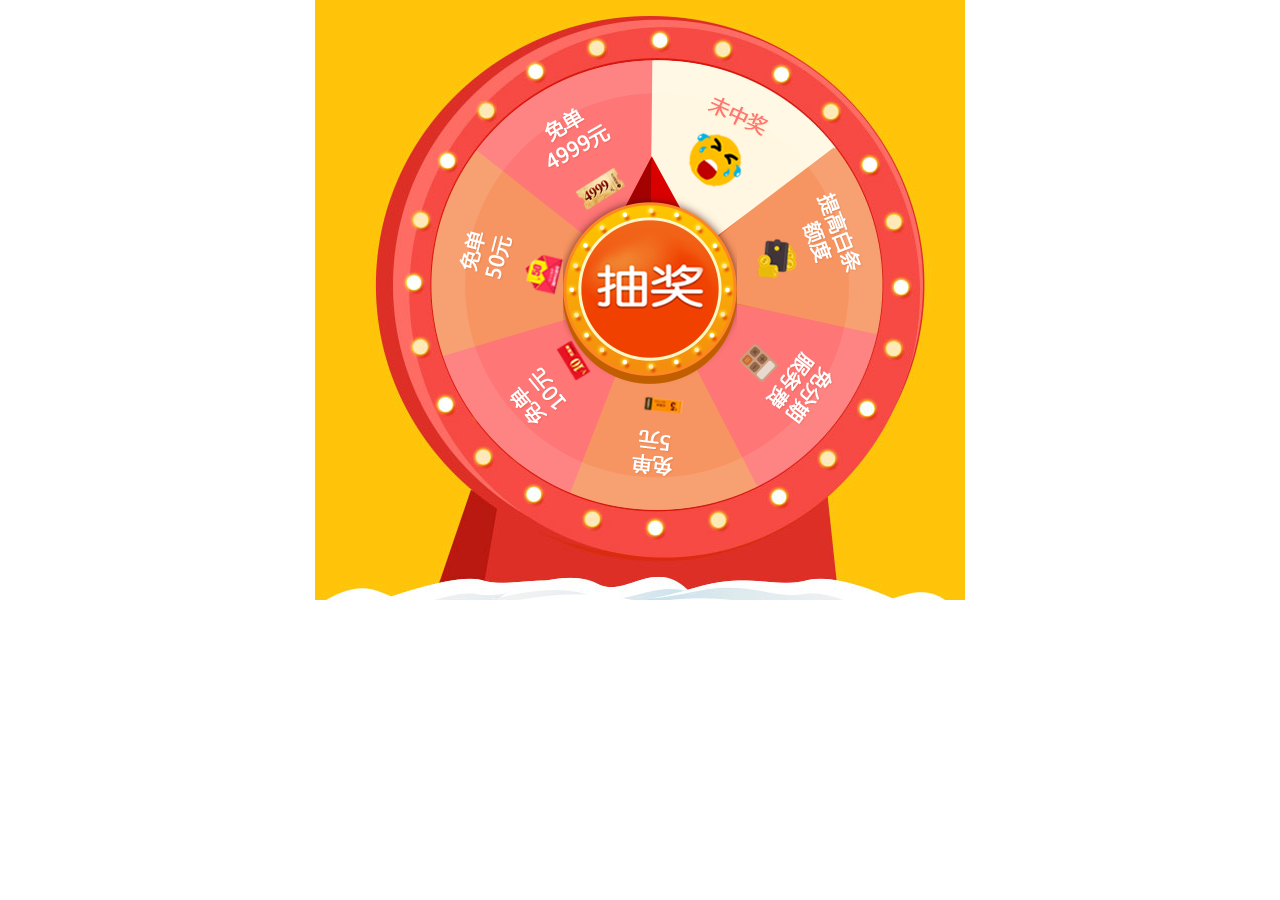
<file: draw/index.html>
<!DOCTYPE html PUBLIC "-//W3C//DTD XHTML 1.0 Transitional//EN" "http://www.w3.org/TR/xhtml1/DTD/xhtml1-transitional.dtd">
<html xmlns="http://www.w3.org/1999/xhtml">
<head>
<meta http-equiv="Content-Type" content="text/html; charset=utf-8" />
<title>抽奖大转盘</title>
<link rel="stylesheet" href="css/demo.css" type="text/css" />
<script type="text/javascript" src="js/jquery.min.js"></script>
<script type="text/javascript" src="js/awardRotate.js"></script>
<script type="text/javascript">
$(function (){

	var prizeList = new Array;
	prizeList = ['免单4999元', '免单50元', '免单10元', '免单5元', '免分期服务费', '提高白条额度', '未中奖'];

	var rotateTimeOut = function (){
		$('#rotate').rotate({
			angle:0,
			animateTo:2160,
			duration:8000,
			callback:function (){
				alert('网络超时，请检查您的网络设置！');
			}
		});
	};
	var bRotate = false;

	var rotateFn = function (num, msg){
		bRotate = !bRotate;
		var angles = num * (360 / prizeList.length) - (360 / (prizeList.length*2));

		$('#rotate').stopRotate();
		$('#rotate').rotate({
			angle:0,
			animateTo:angles+1800,
			duration:8000,
			callback:function (){
				alert(msg);
				bRotate = !bRotate;
			}
		})
	};

	$('.pointer').click(function (){

		if(bRotate)return;
		var item = rnd(1,prizeList.length);
		console.log(item);
		rotateFn(item, prizeList[item - 1]);
	});
});
function rnd(n, m){
	return Math.floor(Math.random()*(m-n+1)+n)
}
</script>
</head>
<body>
<div class="turntable-bg"> 
  <div class="pointer"><img src="images/pointer.png" alt="pointer"/></div>
  <div class="rotate" ><img id="rotate" src="images/turntable.png" alt="turntable"/></div>
</div>
</body>
</html>
</file>
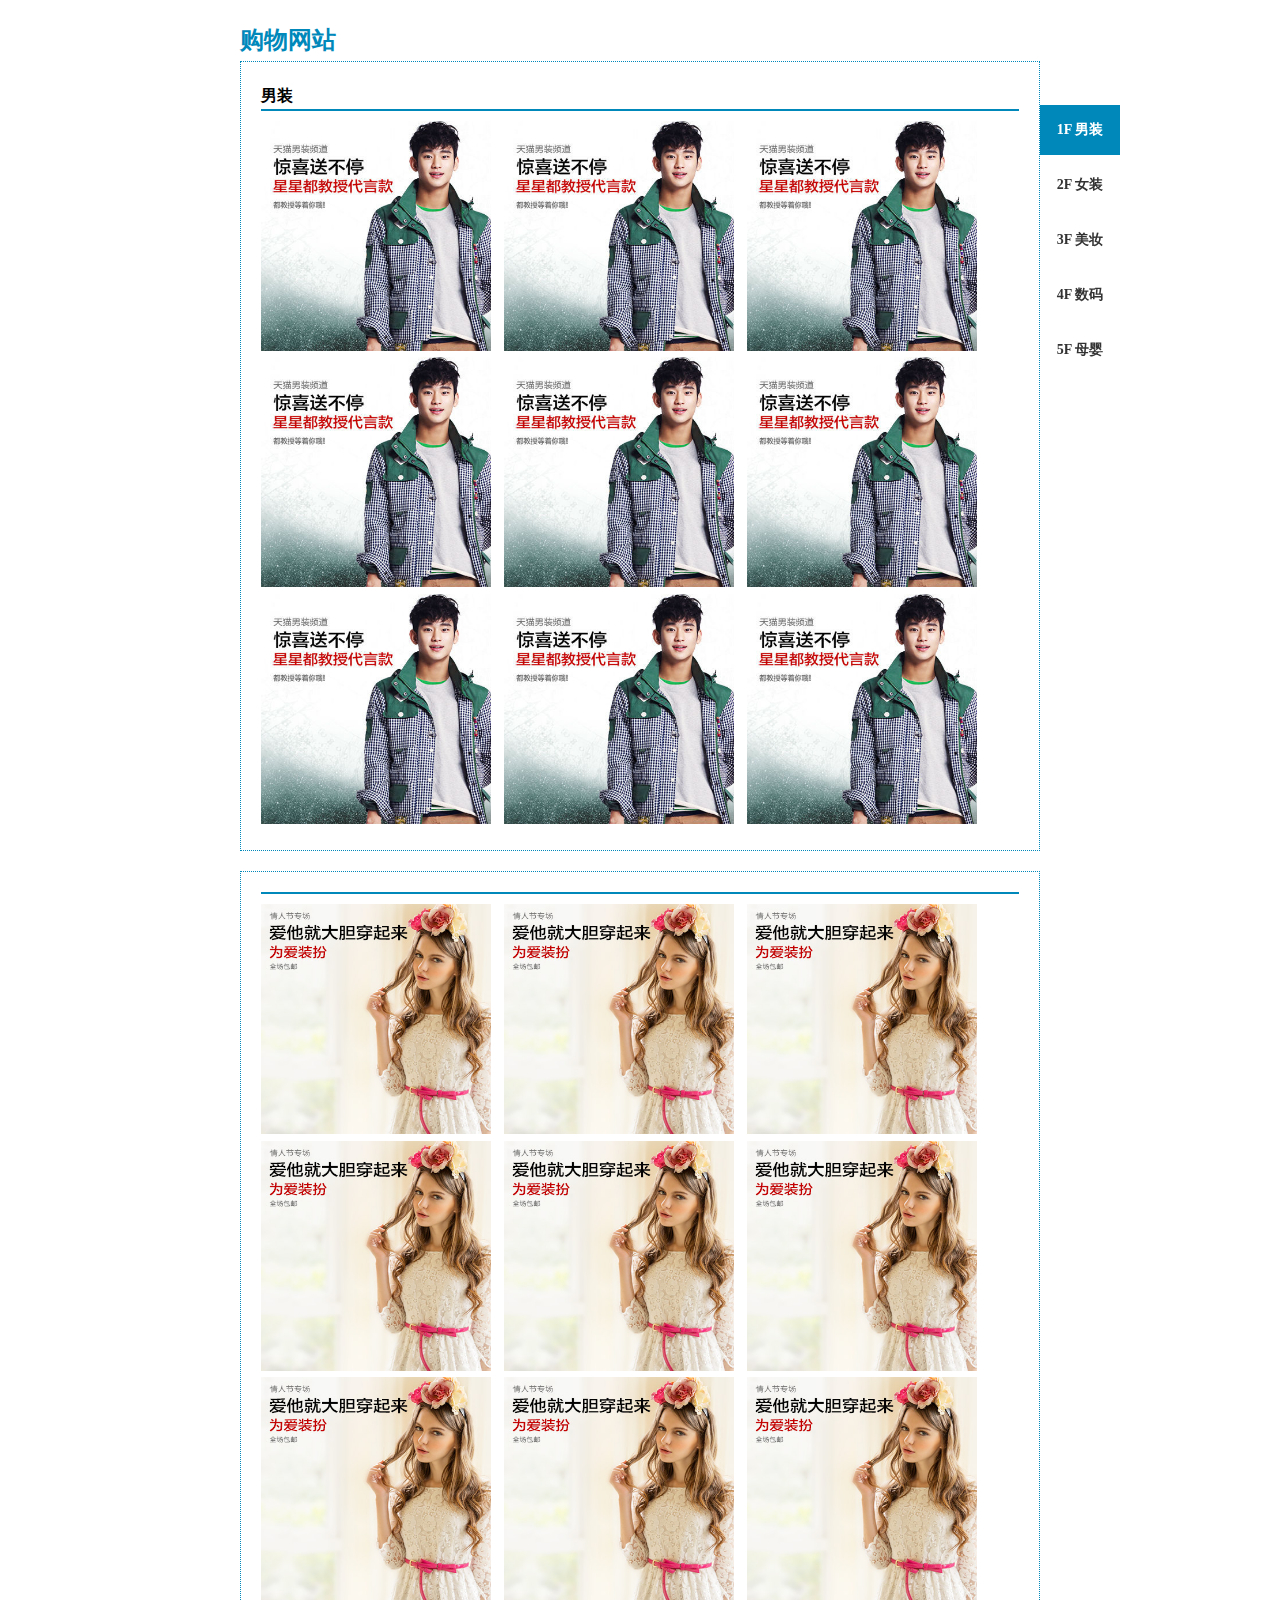
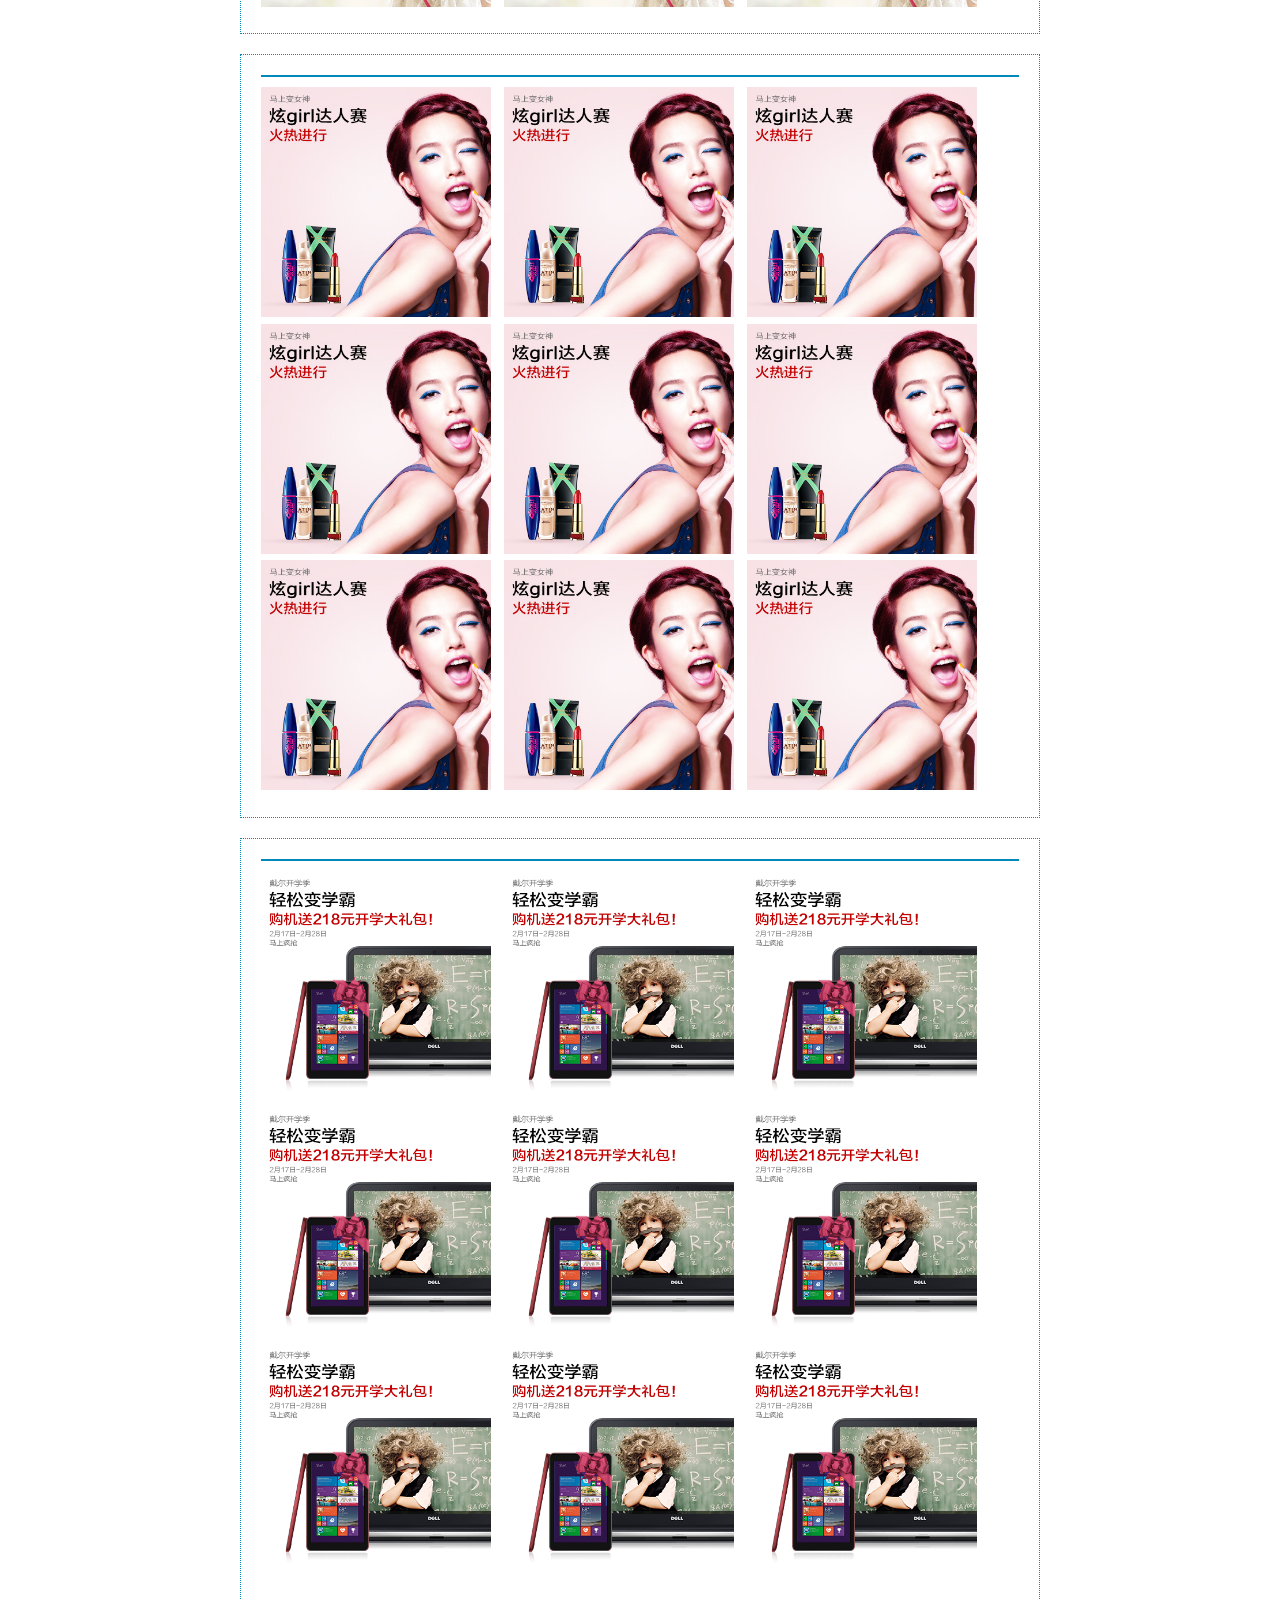
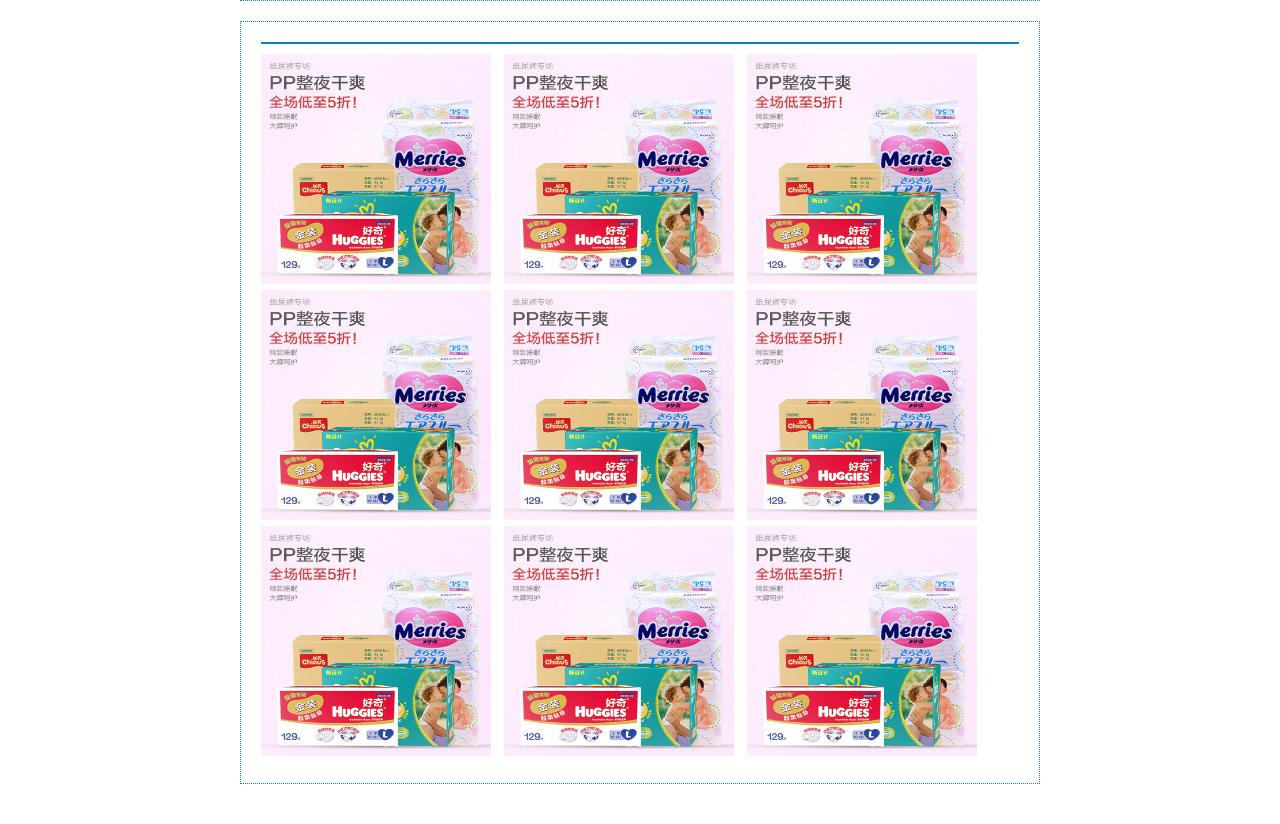
<file: positioningNavigation/positioningNavigation.html>
<!DOCTYPE html>
<html lang="en">
<head>
    <meta charset="UTF-8">
    <title>定位导航</title>
    <style>
        * {
            margin: 0;
            padding: 0;
        }

        body {
            font-size: 12px;
            line-height: 1.7;
        }

        li {
            list-style: none;
        }

        #content {
            width: 800px;
            margin: 0 auto;
            padding: 20px;
        }

        #content h1 {
            color: #0088bb;
        }

        #content .item {
            padding: 20px;
            margin-bottom: 20px;
            border: 1px dotted #0088bb;
        }

        #content h2 {
            font-size: 16px;
            font-weight: bold;
            border-bottom: 2px solid #0088bb;
            margin-bottom: 10px;
        }

        #content .item li {
            display: inline;
            margin-right: 10px;
        }

        #content .item li img {
            width: 230px;
            height: 230px;
            border: none;
        }

        #menu {
            position: fixed;
            top: 100px;
            left: 50%;
            margin-left: 400px;
            width: 50px;
        }

        #menu ul li a {
            display: block;
            margin: 5px 0;
            font-size: 14px;
            font-weight: bold;
            color: #333;
            width: 80px;
            height: 50px;
            line-height: 50px;
            text-decoration: none;
            text-align: center;
        }

        #menu ul li a:hover,
        #menu ul li a.current {
            color: #fff;
            background: #0088bb;
        }
    </style>
    <script src="http://libs.baidu.com/jquery/1.10.2/jquery.min.js"></script>
    <script>
        $(document).ready(function () {
            $(window).scroll(function () {
                var top = $(document).scrollTop();
                var menu = $('#menu');
                var items = $('#content').find('.item');
                var currentId = "";
                items.each(function () {
                    var itemTop = $(this).offset().top;
                    if (top > itemTop-200) {
                        currentId = '#' + $(this).attr('id');
                    } else {
                        return false;
                    }
                });
                var currentLink = menu.find('.current');
                if (currentId && currentLink.attr('href') != currentId) {
                    currentLink.removeClass('current');
                    menu.find('[href=' + currentId + ']').addClass('current');
                }

            })
        })
    </script>
</head>
<body>
<div id="menu">
    <ul>
        <li><a href="#item1" class="current">1F 男装</a></li>
        <li><a href="#item2">2F 女装</a></li>
        <li><a href="#item3">3F 美妆</a></li>
        <li><a href="#item4">4F 数码</a></li>
        <li><a href="#item5">5F 母婴</a></li>
    </ul>
</div>
<div id="content">
    <h1>购物网站</h1>
    <div id="item1" class="item">
        <h2>男装</h2>
        <ul>
            <li><a href="#"><img src="img/1F.jpg" alt=""></a></li>
            <li><a href="#"><img src="img/1F.jpg" alt=""></a></li>
            <li><a href="#"><img src="img/1F.jpg" alt=""></a></li>
            <li><a href="#"><img src="img/1F.jpg" alt=""></a></li>
            <li><a href="#"><img src="img/1F.jpg" alt=""></a></li>
            <li><a href="#"><img src="img/1F.jpg" alt=""></a></li>
            <li><a href="#"><img src="img/1F.jpg" alt=""></a></li>
            <li><a href="#"><img src="img/1F.jpg" alt=""></a></li>
            <li><a href="#"><img src="img/1F.jpg" alt=""></a></li>
        </ul>
    </div>
    <div id="item2" class="item">
        <h2></h2>
        <ul>
            <li><a href="#"><img src="img/2F.jpg" alt=""></a></li>
            <li><a href="#"><img src="img/2F.jpg" alt=""></a></li>
            <li><a href="#"><img src="img/2F.jpg" alt=""></a></li>
            <li><a href="#"><img src="img/2F.jpg" alt=""></a></li>
            <li><a href="#"><img src="img/2F.jpg" alt=""></a></li>
            <li><a href="#"><img src="img/2F.jpg" alt=""></a></li>
            <li><a href="#"><img src="img/2F.jpg" alt=""></a></li>
            <li><a href="#"><img src="img/2F.jpg" alt=""></a></li>
            <li><a href="#"><img src="img/2F.jpg" alt=""></a></li>
        </ul>
    </div>
    <div id="item3" class="item">
        <h2></h2>
        <ul>
            <li><a href="#"><img src="img/3F.jpg" alt=""></a></li>
            <li><a href="#"><img src="img/3F.jpg" alt=""></a></li>
            <li><a href="#"><img src="img/3F.jpg" alt=""></a></li>
            <li><a href="#"><img src="img/3F.jpg" alt=""></a></li>
            <li><a href="#"><img src="img/3F.jpg" alt=""></a></li>
            <li><a href="#"><img src="img/3F.jpg" alt=""></a></li>
            <li><a href="#"><img src="img/3F.jpg" alt=""></a></li>
            <li><a href="#"><img src="img/3F.jpg" alt=""></a></li>
            <li><a href="#"><img src="img/3F.jpg" alt=""></a></li>
        </ul>
    </div>
    <div id="item4" class="item">
        <h2></h2>
        <ul>
            <li><a href="#"><img src="img/4F.png" alt=""></a></li>
            <li><a href="#"><img src="img/4F.png" alt=""></a></li>
            <li><a href="#"><img src="img/4F.png" alt=""></a></li>
            <li><a href="#"><img src="img/4F.png" alt=""></a></li>
            <li><a href="#"><img src="img/4F.png" alt=""></a></li>
            <li><a href="#"><img src="img/4F.png" alt=""></a></li>
            <li><a href="#"><img src="img/4F.png" alt=""></a></li>
            <li><a href="#"><img src="img/4F.png" alt=""></a></li>
            <li><a href="#"><img src="img/4F.png" alt=""></a></li>
        </ul>
    </div>
    <div id="item5" class="item">
        <h2></h2>
        <ul>
            <li><a href="#"><img src="img/5F.jpg" alt=""></a></li>
            <li><a href="#"><img src="img/5F.jpg" alt=""></a></li>
            <li><a href="#"><img src="img/5F.jpg" alt=""></a></li>
            <li><a href="#"><img src="img/5F.jpg" alt=""></a></li>
            <li><a href="#"><img src="img/5F.jpg" alt=""></a></li>
            <li><a href="#"><img src="img/5F.jpg" alt=""></a></li>
            <li><a href="#"><img src="img/5F.jpg" alt=""></a></li>
            <li><a href="#"><img src="img/5F.jpg" alt=""></a></li>
            <li><a href="#"><img src="img/5F.jpg" alt=""></a></li>
        </ul>
    </div>
</div>
</body>
</html>
</file>
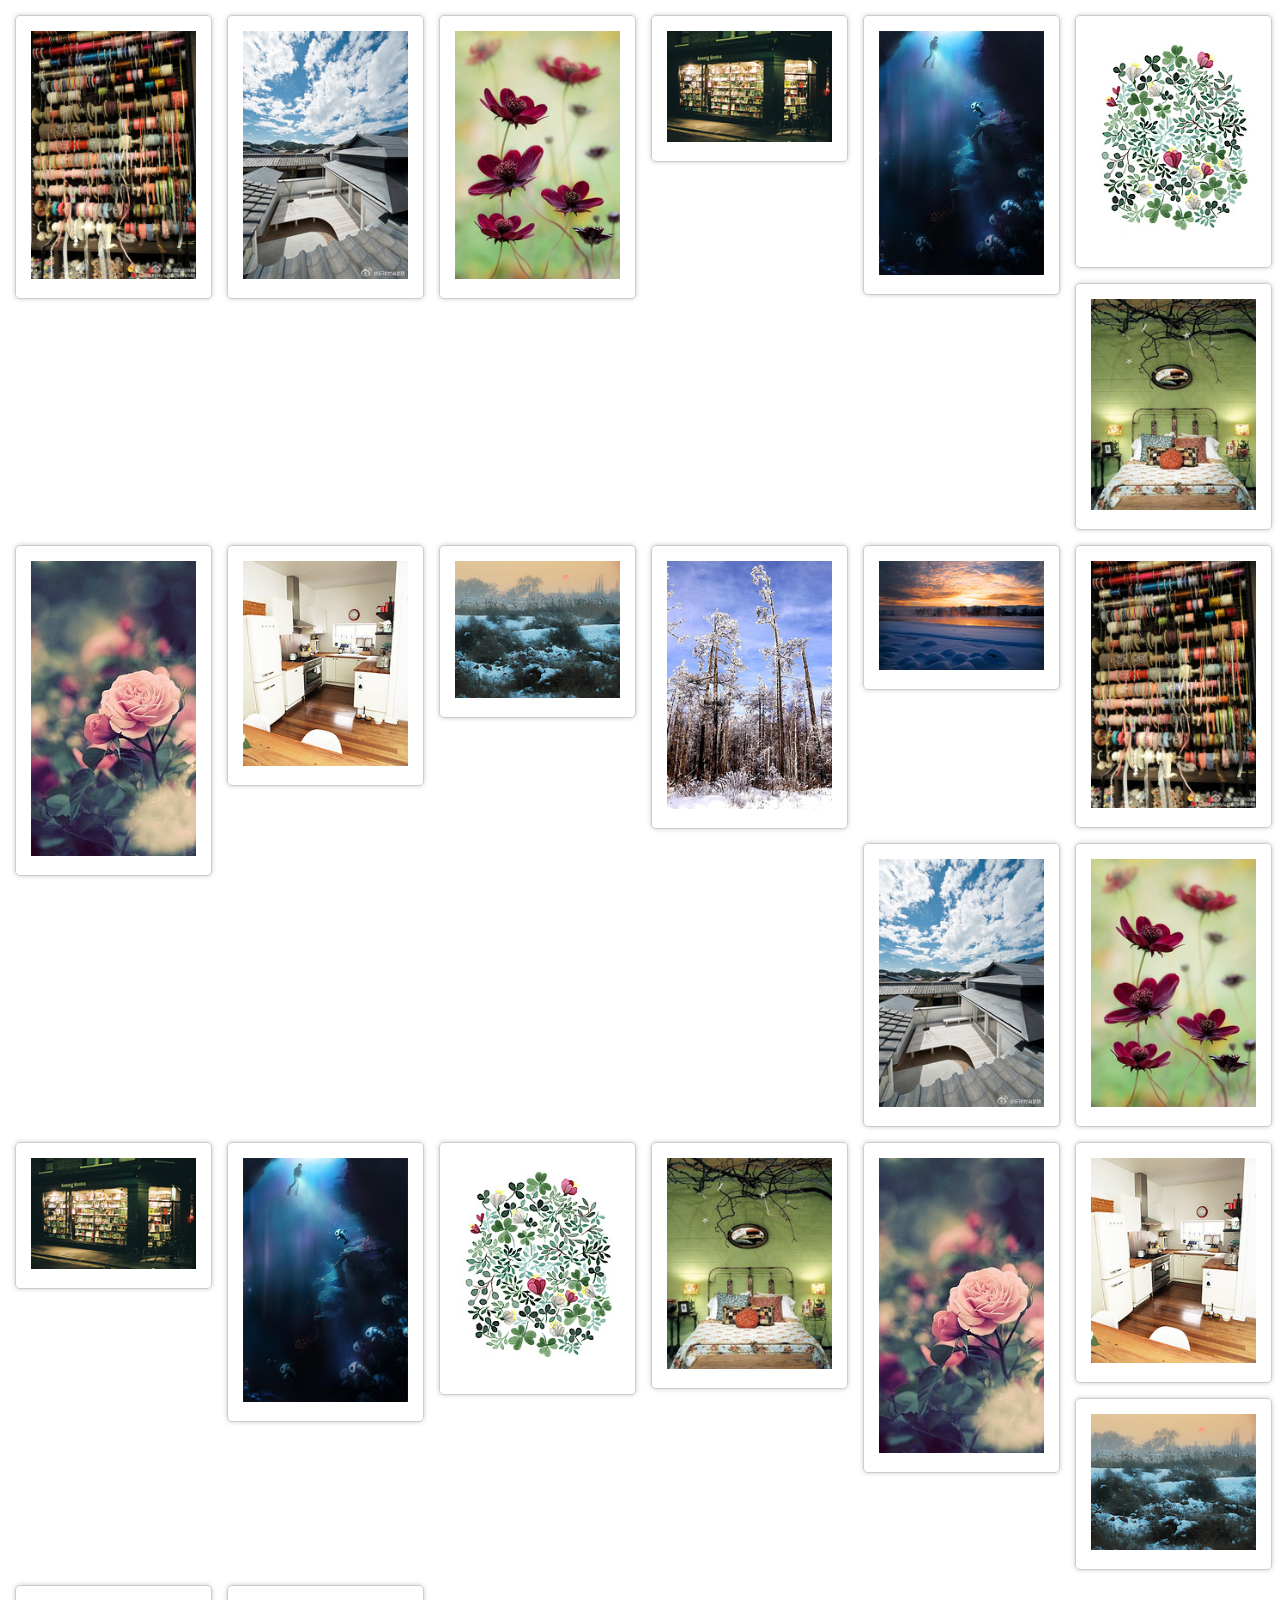
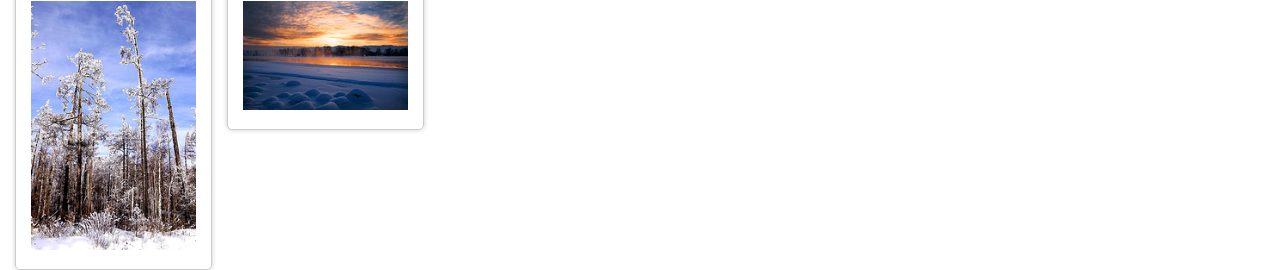
<file: waterfall/waterfall.html>
<!DOCTYPE html>
<html lang="en">
<head>
    <meta charset="UTF-8">
    <title>瀑布流效果</title>
    <link type="text/css" rel="stylesheet" href="css/style.css"/>
    <script src="http://libs.baidu.com/jquery/1.10.2/jquery.min.js"></script>
    <script src="js/script.js"></script>
</head>
<body>
<div id="main">
    <div class="box">
        <div class="pic">
            <img src="img/P_00.jpg" alt="">
        </div>
    </div>
    <div class="box">
        <div class="pic">
            <img src="img/P_01.jpg" alt="">
        </div>
    </div>
    <div class="box">
        <div class="pic">
            <img src="img/P_02.jpg" alt="">
        </div>
    </div>
    <div class="box">
        <div class="pic">
            <img src="img/P_03.jpg" alt="">
        </div>
    </div>
    <div class="box">
        <div class="pic">
            <img src="img/P_04.jpg" alt="">
        </div>
    </div>
    <div class="box">
        <div class="pic">
            <img src="img/P_05.jpg" alt="">
        </div>
    </div>
    <div class="box">
        <div class="pic">
            <img src="img/P_06.jpg" alt="">
        </div>
    </div>
    <div class="box">
        <div class="pic">
            <img src="img/P_07.jpg" alt="">
        </div>
    </div>
    <div class="box">
        <div class="pic">
            <img src="img/P_08.jpg" alt="">
        </div>
    </div>
    <div class="box">
        <div class="pic">
            <img src="img/P_09.jpg" alt="">
        </div>
    </div>
    <div class="box">
        <div class="pic">
            <img src="img/P_010.jpg" alt="">
        </div>
    </div>
    <div class="box">
        <div class="pic">
            <img src="img/P_011.jpg" alt="">
        </div>
    </div>
    <div class="box">
        <div class="pic">
            <img src="img/P_00.jpg" alt="">
        </div>
    </div>
    <div class="box">
        <div class="pic">
            <img src="img/P_01.jpg" alt="">
        </div>
    </div>
    <div class="box">
        <div class="pic">
            <img src="img/P_02.jpg" alt="">
        </div>
    </div>
    <div class="box">
        <div class="pic">
            <img src="img/P_03.jpg" alt="">
        </div>
    </div>
    <div class="box">
        <div class="pic">
            <img src="img/P_04.jpg" alt="">
        </div>
    </div>
    <div class="box">
        <div class="pic">
            <img src="img/P_05.jpg" alt="">
        </div>
    </div>
    <div class="box">
        <div class="pic">
            <img src="img/P_06.jpg" alt="">
        </div>
    </div>
    <div class="box">
        <div class="pic">
            <img src="img/P_07.jpg" alt="">
        </div>
    </div>
    <div class="box">
        <div class="pic">
            <img src="img/P_08.jpg" alt="">
        </div>
    </div>
    <div class="box">
        <div class="pic">
            <img src="img/P_09.jpg" alt="">
        </div>
    </div>
    <div class="box">
        <div class="pic">
            <img src="img/P_010.jpg" alt="">
        </div>
    </div>
    <div class="box">
        <div class="pic">
            <img src="img/P_011.jpg" alt="">
        </div>
    </div>

</div>
</body>
</html>
</file>
<file: draw/css/demo.css>
html, body, div, span, applet, object, iframe,
h1, h2, h3, h4, h5, h6, p, blockquote, pre,
a, abbr, acronym, address, big, cite, code,
del, dfn, em, img, ins, kbd, q, s, samp,
small, strike, strong, sub, sup, tt, var,
b, u, i, center,
dl, dt, dd, ol, ul, li,
fieldset, form, label, legend,
table, caption, tbody, tfoot, thead, tr, th, td,
article, aside, canvas, details, embed,
figure, figcaption, footer, header, hgroup,
menu, nav, output, ruby, section, summary,
time, mark, audio, video {
  margin: 0;
  padding: 0;
  border: 0;
  font: inherit;
  font-size: 100%;
  vertical-align: baseline;
}

html {
  line-height: 1;
}

ol, ul {
  list-style: none;
}

table {
  border-collapse: collapse;
  border-spacing: 0;
}

caption, th, td {
  text-align: left;
  font-weight: normal;
  vertical-align: middle;
}

q, blockquote {
  quotes: none;
}
q:before, q:after, blockquote:before, blockquote:after {
  content: "";
  content: none;
}

a img {
  border: none;
}

article, aside, details, figcaption, figure, footer, header, hgroup, main, menu, nav, section, summary {
  display: block;
}

.turntable-bg {
  width: 650px;
  height: 600px;
  margin: 0 auto;
  position: relative;
  background: url("../images/turntable-bg.jpg");
}
.turntable-bg .mask {
  width: 454px;
  height: 451px;
  position: absolute;
  left: 116px;
  top: 60px;
  /*z-index:9;*/
}
.turntable-bg .pointer {
  width: 174px;
  height: 228px;
  position: absolute;
  left: 50%;
  top: 50%;
  margin-left: -77px;
  margin-top: -144px;
  z-index: 8;
}
.turntable-bg .rotate {
  width: 450px;
  height: 450px;
  position: absolute;
  left: 116px;
  top: 60px;
}
</file>
<file: waterfall/css/style.css>
* {
    margin: 0;
    padding: 0;
}

#main {
    position: relative;
}

.box {
    padding: 15px 0 0 15px;
    float: left;
}

.pic {
    padding: 15px;
    border: 1px solid #ccc;
    border-radius: 5px;
    box-shadow: 0 0 5px #ccc;
}

.pic img {
    width: 165px;
}
</file>
